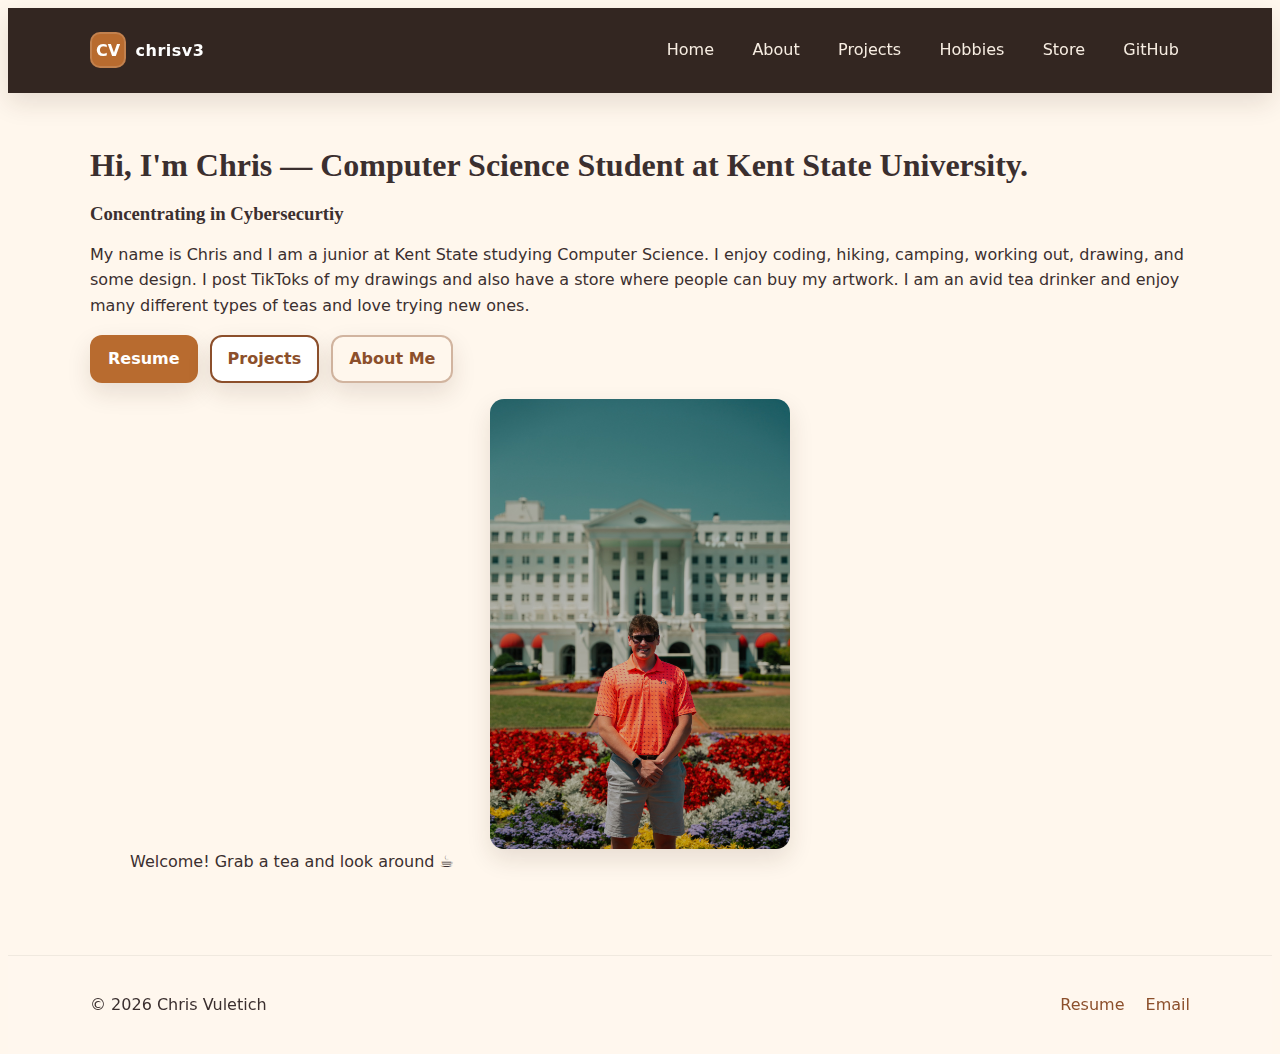
<file: index.html>
<!DOCTYPE html>
<html lang="en">
<head>
  <meta charset="UTF-8">
  <meta name="viewport" content="width=device-width, initial-scale=1.0">
  <title>Chris V — Home</title>
  <link rel="stylesheet" href="css/style.css">
</head>
<body>
  <header class="site-header">
    <div class="container header-inner">
      <a href="index.html" class="brand">
        <span class="brand-mark">CV</span>
        <span class="brand-text">chrisv3</span>
      </a>
      <nav>
        <ul class="nav-list">
          <li><a href="index.html">Home</a></li>
          <li><a href="about.html">About</a></li>
          <li><a href="projects.html">Projects</a></li>
          <li><a href="hobbies.html">Hobbies</a></li>
          <li><a href="store.html">Store</a></li>
          <li><a href="https://github.com/ChrisVul3" target="_blank">GitHub</a></li>
        </ul>
      </nav>
    </div>
  </header>

  <main class="container">
    <section class="hero">
      <h1>Hi, I'm Chris — Computer Science Student at Kent State University.</h1>
      <h3>Concentrating in Cybersecurtiy</h3>
      <p>My name is Chris and I am a junior at Kent State studying Computer Science. I enjoy coding, hiking, camping, working out, drawing, and some design. I post TikToks of my drawings and also have a store where people can buy my artwork. I am an avid tea drinker and enjoy many different types of teas and love trying new ones.</p>
      <div class="hero-actions">
        <a class="btn" href="resume.pdf" target="_blank">Resume</a>
        <a class="btn secondary" href="projects.html">Projects</a>
        <a class="btn ghost" href="about.html">About Me</a>
      </div>
      <figure>
        <img src="img/portrait.jpg" alt="Chris portrait" class="rounded portrait-img">
        <figcaption>Welcome! Grab a tea and look around ☕</figcaption>
      </figure>
    </section>
  </main>

  <footer class="site-footer">
    <div class="container footer-inner">
      <p>© 2026 Chris Vuletich</p>
      <div class="footer-links">
        <a href="resume.pdf" target="_blank">Resume</a>
        <a href="mailto:cvuletic@kent.edu">Email</a>
      </div>
    </div>
  </footer>
</body>
</html>
</file>
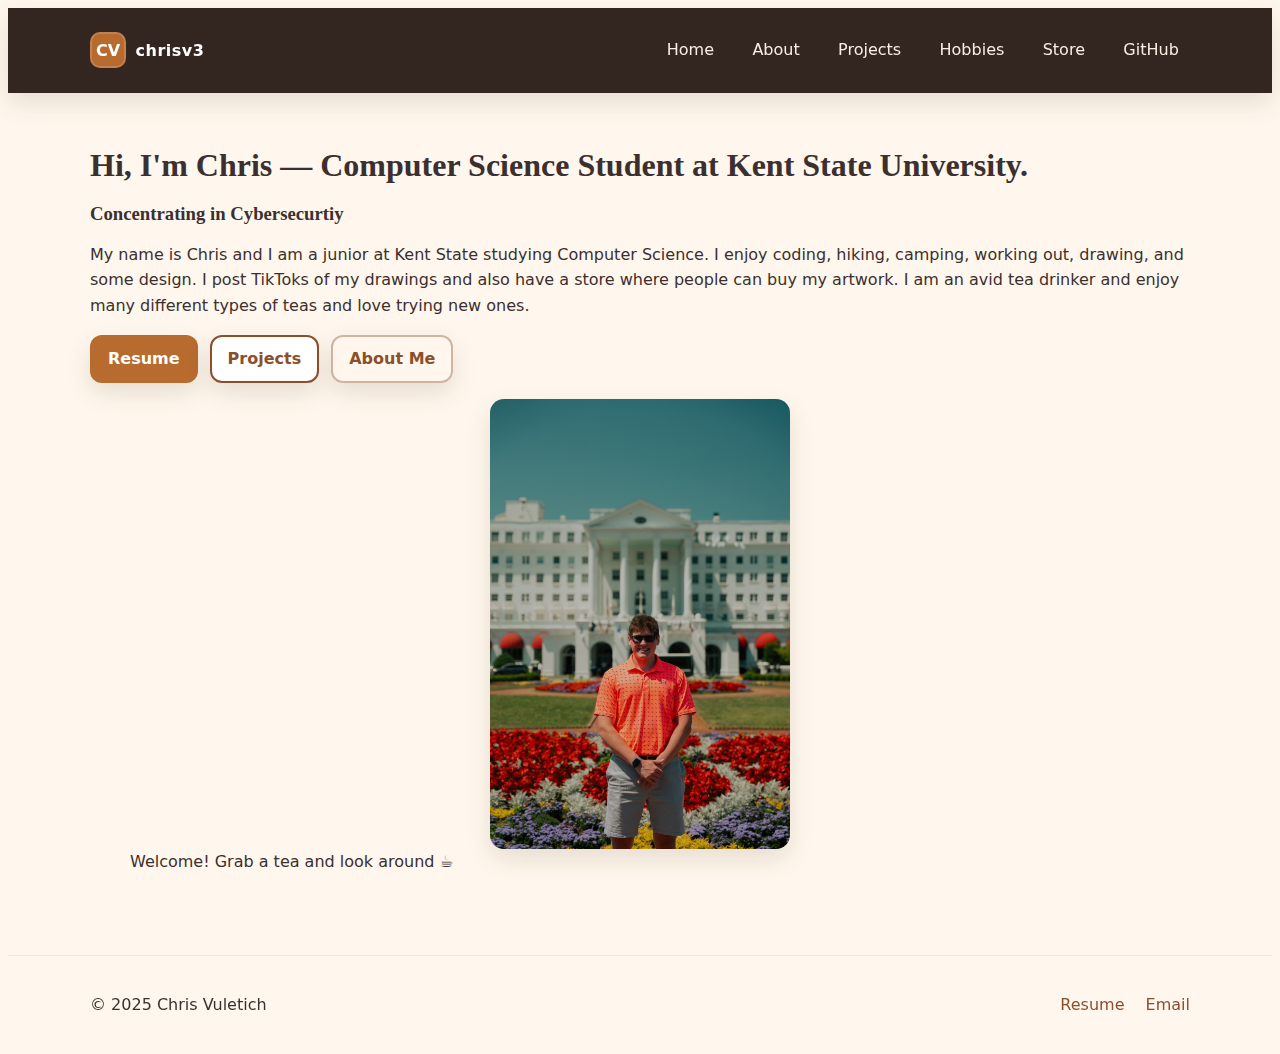
<file: Main Website/index.html>
<!DOCTYPE html>
<html lang="en">
<head>
  <meta charset="UTF-8">
  <meta name="viewport" content="width=device-width, initial-scale=1.0">
  <title>Chris V — Home</title>
  <link rel="stylesheet" href="css/style.css">
</head>
<body>
  <header class="site-header">
    <div class="container header-inner">
      <a href="index.html" class="brand">
        <span class="brand-mark">CV</span>
        <span class="brand-text">chrisv3</span>
      </a>
      <nav>
        <ul class="nav-list">
          <li><a href="index.html">Home</a></li>
          <li><a href="about.html">About</a></li>
          <li><a href="projects.html">Projects</a></li>
          <li><a href="hobbies.html">Hobbies</a></li>
          <li><a href="store.html">Store</a></li>
          <li><a href="https://github.com/ChrisVul3" target="_blank">GitHub</a></li>
        </ul>
      </nav>
    </div>
  </header>

  <main class="container">
    <section class="hero">
      <h1>Hi, I'm Chris — Computer Science Student at Kent State University.</h1>
      <h3>Concentrating in Cybersecurtiy</h3>
      <p>My name is Chris and I am a junior at Kent State studying Computer Science. I enjoy coding, hiking, camping, working out, drawing, and some design. I post TikToks of my drawings and also have a store where people can buy my artwork. I am an avid tea drinker and enjoy many different types of teas and love trying new ones.</p>
      <div class="hero-actions">
        <a class="btn" href="resume.pdf" target="_blank">Resume</a>
        <a class="btn secondary" href="projects.html">Projects</a>
        <a class="btn ghost" href="about.html">About Me</a>
      </div>
      <figure>
        <img src="img/portrait.jpg" alt="Chris portrait" class="rounded portrait-img">
        <figcaption>Welcome! Grab a tea and look around ☕</figcaption>
      </figure>
    </section>
  </main>

  <footer class="site-footer">
    <div class="container footer-inner">
      <p>© 2025 Chris Vuletich</p>
      <div class="footer-links">
        <a href="resume.pdf" target="_blank">Resume</a>
        <a href="mailto:cvuletic@kent.edu">Email</a>
      </div>
    </div>
  </footer>
</body>
</html>
</file>
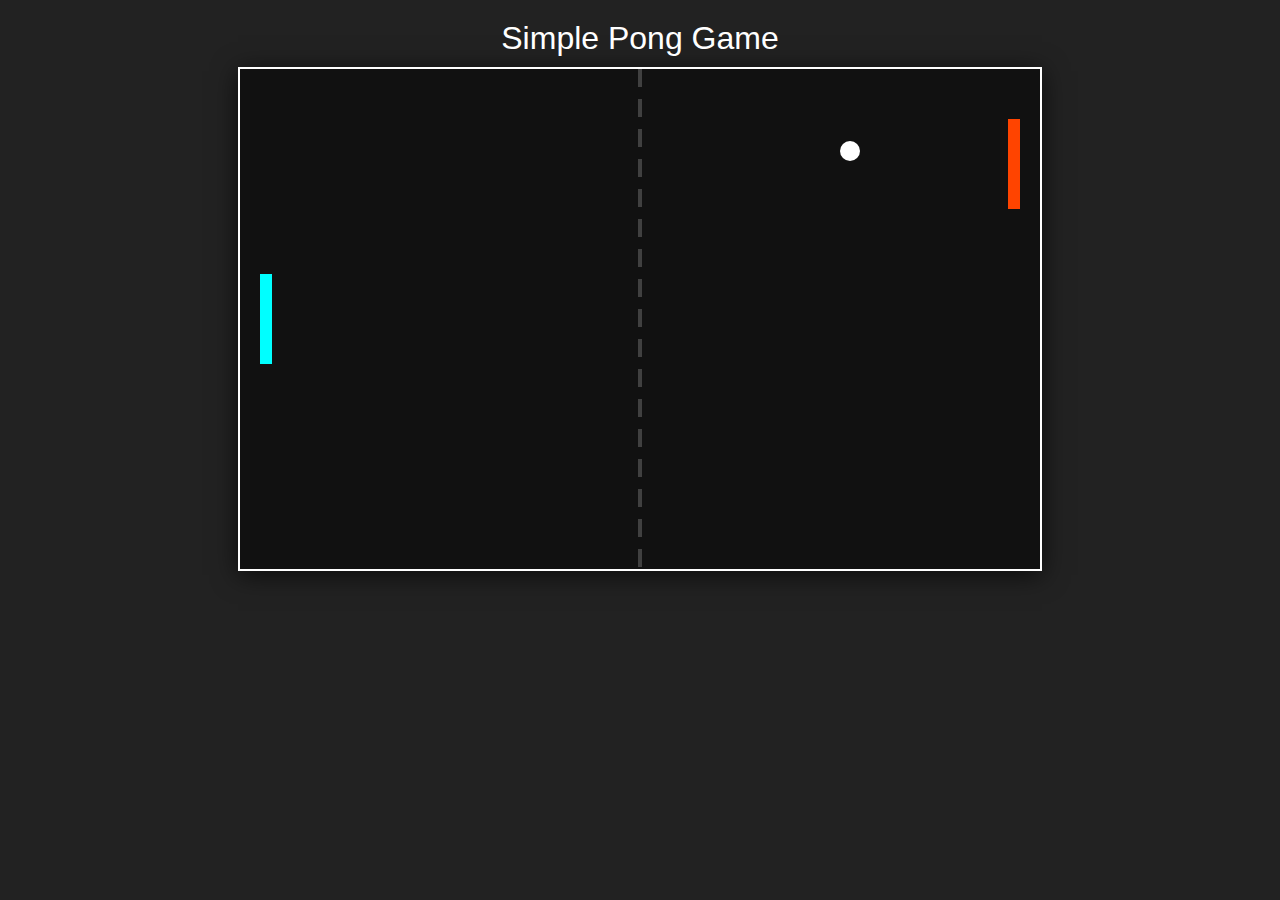
<file: Main Website/pong/index.html>
<!DOCTYPE html>
<html lang="en">
<head>
    <meta charset="UTF-8">
    <title>Pong Game</title>
    <link rel="stylesheet" href="style.css">
</head>
<body>
    <h1>Simple Pong Game</h1>
    <canvas id="pong" width="800" height="500"></canvas>
    <script src="game.js"></script>
</body>
</html>
</file>
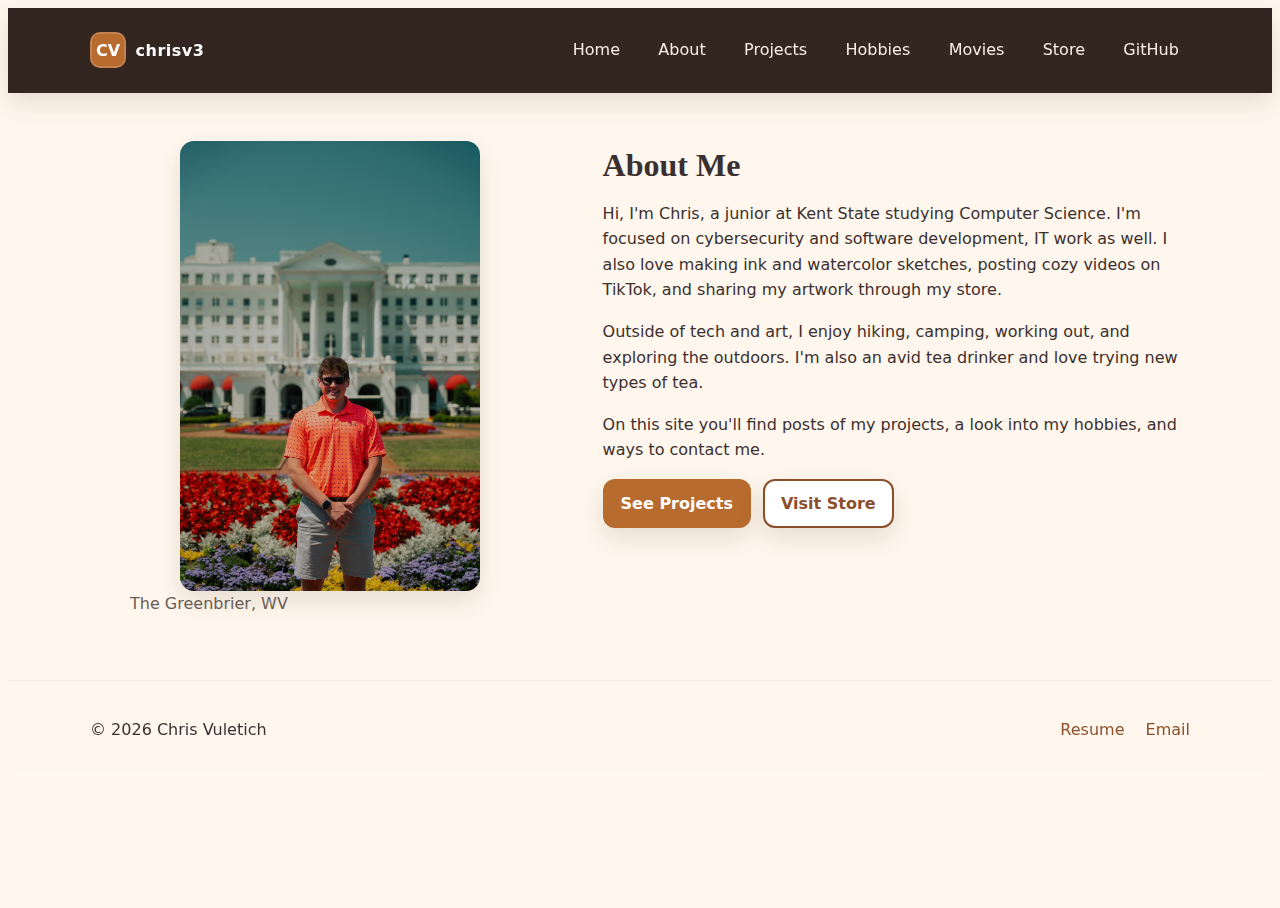
<file: about.html>
<!DOCTYPE html>
<html lang="en">
<head>
  <meta charset="UTF-8">
  <meta name="viewport" content="width=device-width, initial-scale=1.0">
  <title>About — Chris V</title>
  <link rel="stylesheet" href="css/style.css">
</head>
<body>
  <header class="site-header">
    <div class="container header-inner">
      <a href="index.html" class="brand">
        <span class="brand-mark">CV</span>
        <span class="brand-text">chrisv3</span>
      </a>
      <nav>
        <ul class="nav-list">
          <li><a href="index.html">Home</a></li>
          <li><a href="about.html">About</a></li>
          <li><a href="projects.html">Projects</a></li>
          <li><a href="hobbies.html">Hobbies</a></li>
          <li><a href="movies.html">Movies</a></li>
          <li><a href="store.html">Store</a></li>
          <li><a href="https://github.com/ChrisVul3" target="_blank">GitHub</a></li>
        </ul>
      </nav>
    </div>
  </header>

  <main class="container">
    <section class="section">
      <div class="two-col">
        <figure>
          <img src="img/portrait.jpg" alt="Chris portrait" class="rounded portrait-img">
          <figcaption class="muted">The Greenbrier, WV</figcaption>
        </figure>
        <div>
          <h1>About Me</h1>
          <p>Hi, I'm Chris, a junior at Kent State studying Computer Science. I'm focused on cybersecurity and software development, IT work as well. I also love making ink and watercolor sketches, posting cozy videos on TikTok, and sharing my artwork through my store.</p>
          <p>Outside of tech and art, I enjoy hiking, camping, working out, and exploring the outdoors. I'm also an avid tea drinker and love trying new types of tea.</p>
          <p>On this site you'll find posts of my projects, a look into my hobbies, and ways to contact me.</p>
          <div class="stack">
            <a class="btn" href="projects.html">See Projects</a>
            <a class="btn secondary" href="store.html">Visit Store</a>
          </div>
        </div>
      </div>
    </section>
  </main>

  <footer class="site-footer">
    <div class="container footer-inner">
      <p>© 2026 Chris Vuletich</p>
      <div class="footer-links">
        <a href="resume.pdf" target="_blank">Resume</a>
        <a href="mailto:cvuletic@kent.edu">Email</a>
      </div>
    </div>
  </footer>
</body>
</html>
</file>
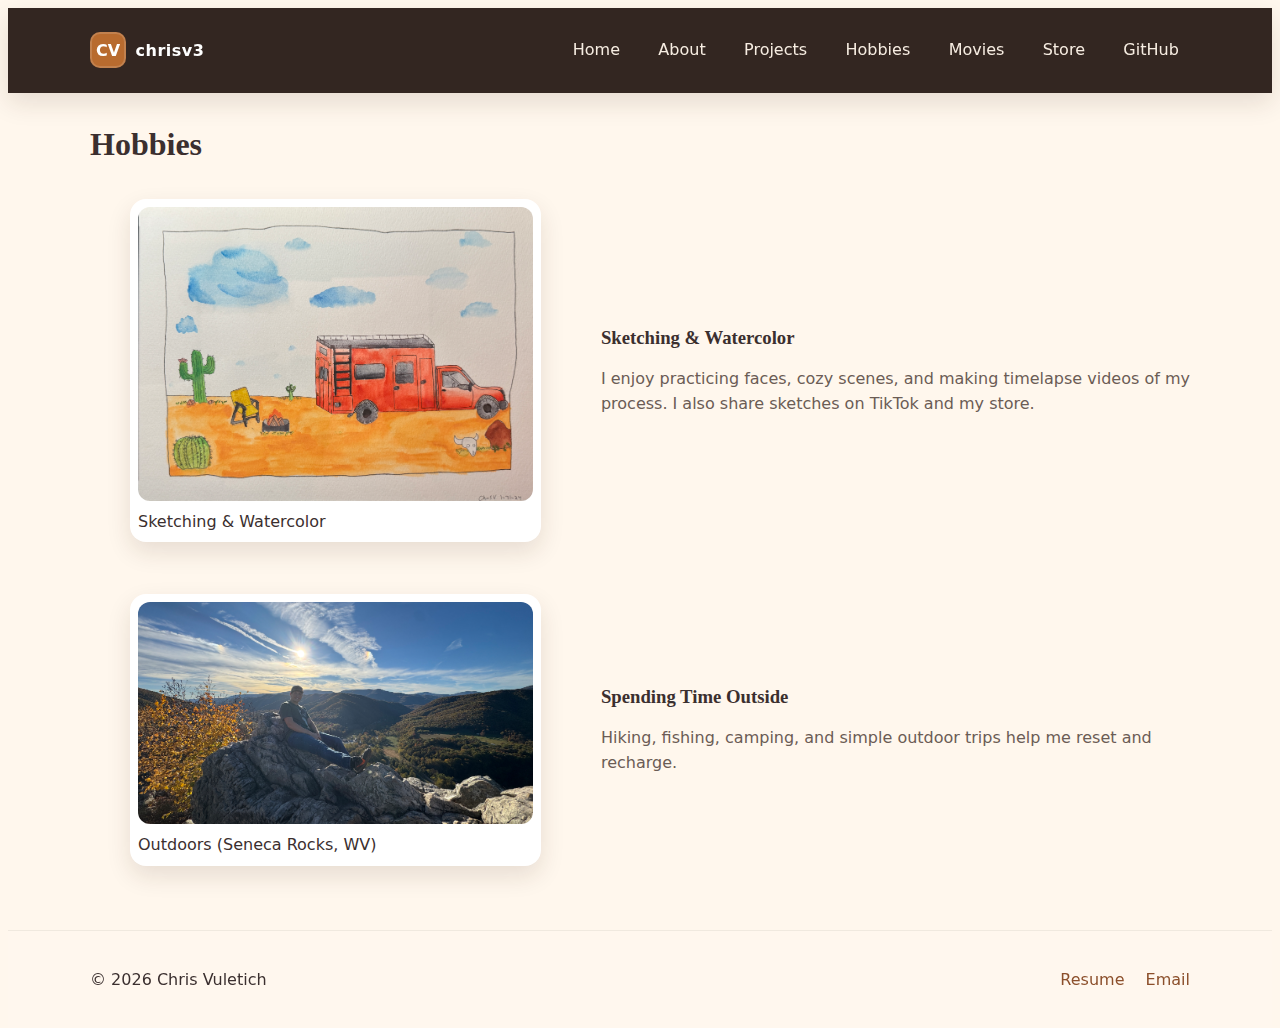
<file: hobbies.html>
<!DOCTYPE html>
<html lang="en">
<head>
  <meta charset="UTF-8">
  <meta name="viewport" content="width=device-width, initial-scale=1.0">
  <title>Hobbies — Chris V</title>
  <link rel="stylesheet" href="css/style.css">
</head>
<body>
  <header class="site-header">
    <div class="container header-inner">
      <a href="index.html" class="brand">
        <span class="brand-mark">CV</span>
        <span class="brand-text">chrisv3</span>
      </a>
      <nav>
        <ul class="nav-list">
          <li><a href="index.html">Home</a></li>
          <li><a href="about.html">About</a></li>
          <li><a href="projects.html">Projects</a></li>
          <li><a href="hobbies.html">Hobbies</a></li>
          <li><a href="movies.html">Movies</a></li>
          <li><a href="store.html">Store</a></li>
          <li><a href="https://github.com/ChrisVul3" target="_blank">GitHub</a></li>
        </ul>
      </nav>
    </div>
  </header>

  <main class="container">
    <section class="section">
      <h1>Hobbies</h1>

      <div class="hobby">
        <figure class="hobby-figure">
          <img src="img/hobby1.jpg" alt="Sketching" />
          <figcaption>Sketching & Watercolor</figcaption>
        </figure>
        <div class="hobby-text">
          <h3>Sketching & Watercolor</h3>
          <p>I enjoy practicing faces, cozy scenes, and making timelapse videos of my process. I also share sketches on TikTok and my store.</p>
        </div>
      </div>

      <div class="hobby">
        <figure class="hobby-figure">
          <img src="img/hobby2.jpg" alt="Outdoors" />
          <figcaption>Outdoors (Seneca Rocks, WV)</figcaption>
        </figure>
        <div class="hobby-text">
          <h3>Spending Time Outside</h3>
          <p>Hiking, fishing, camping, and simple outdoor trips help me reset and recharge.</p>
        </div>
      </div>

    </section>
  </main>

  <footer class="site-footer">
    <div class="container footer-inner">
      <p>© 2026 Chris Vuletich</p>
      <div class="footer-links">
        <a href="resume.pdf" target="_blank">Resume</a>
        <a href="mailto:cvuletic@kent.edu">Email</a>
      </div>
    </div>
  </footer>
</body>
</html>
</file>
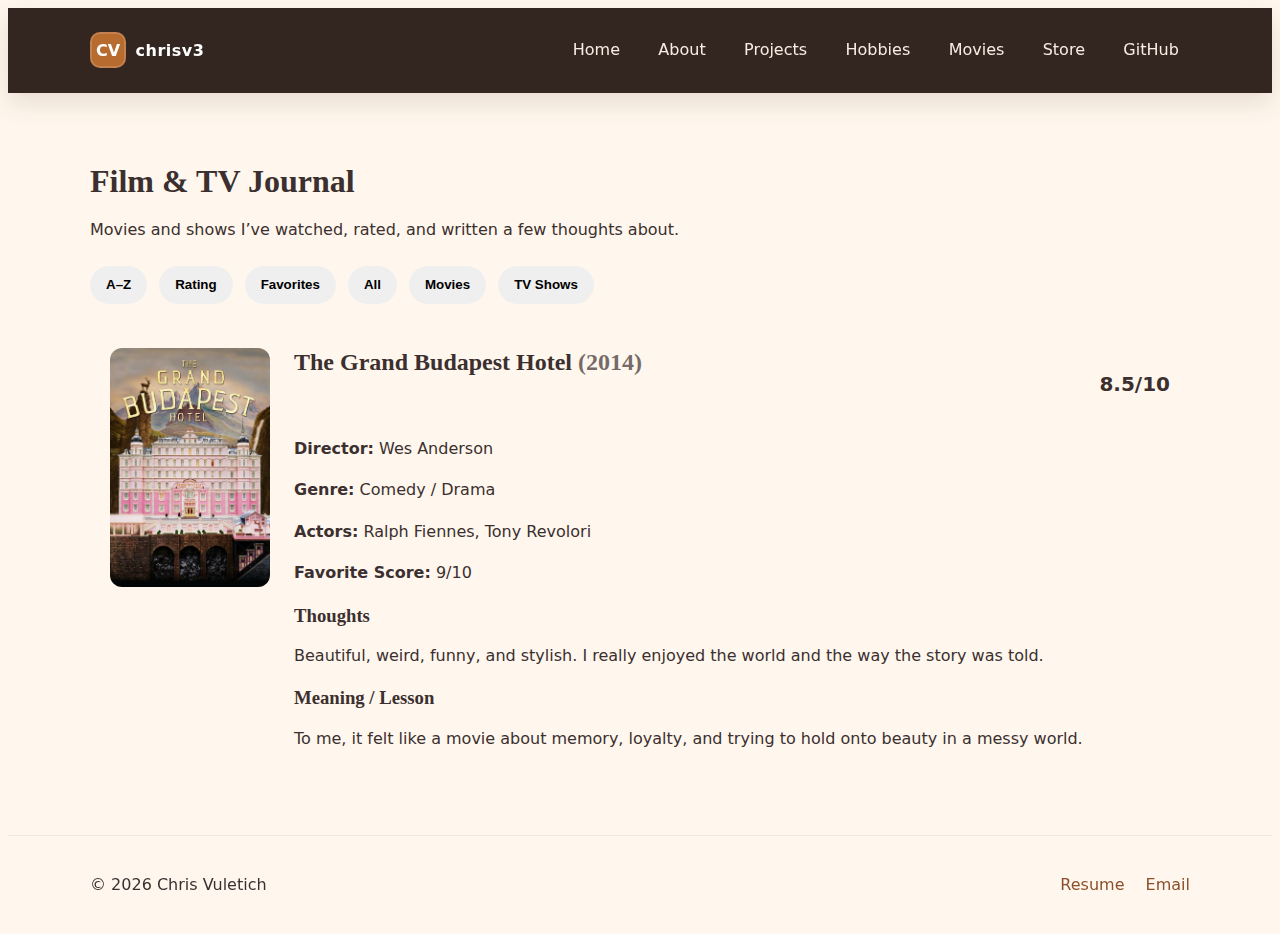
<file: movies.html>
<!DOCTYPE html>
<html lang="en">
<head>
  <meta charset="UTF-8">
  <meta name="viewport" content="width=device-width, initial-scale=1.0">
  <title>Chris V — Movies</title>
  <link rel="stylesheet" href="css/style.css">
  <link rel="stylesheet" href="css/movies.css">
</head>
<body>
  <header class="site-header">
    <div class="container header-inner">
      <a href="index.html" class="brand">
        <span class="brand-mark">CV</span>
        <span class="brand-text">chrisv3</span>
      </a>
      <nav>
        <ul class="nav-list">
          <li><a href="index.html">Home</a></li>
          <li><a href="about.html">About</a></li>
          <li><a href="projects.html">Projects</a></li>
          <li><a href="hobbies.html">Hobbies</a></li>
          <li><a href="movies.html">Movies</a></li>
          <li><a href="store.html">Store</a></li>
          <li><a href="https://github.com/ChrisVul3" target="_blank">GitHub</a></li>
        </ul>
      </nav>
    </div>
  </header>

  <main class="container">
    <section class="movies-hero">
      <h1>Film & TV Journal</h1>
      <p>Movies and shows I’ve watched, rated, and written a few thoughts about.</p>

      <div class="movie-controls">
        <button onclick="sortMovies('title')">A–Z</button>
        <button onclick="sortMovies('rating')">Rating</button>
        <button onclick="sortMovies('favorite')">Favorites</button>
        <button onclick="filterMedia('all')">All</button>
        <button onclick="filterMedia('movie')">Movies</button>
        <button onclick="filterMedia('tv')">TV Shows</button>
      </div>
    </section>

    <section id="movie-list" class="movie-list"></section>
  </main>

  <footer class="site-footer">
    <div class="container footer-inner">
      <p>© 2026 Chris Vuletich</p>
      <div class="footer-links">
        <a href="resume.pdf" target="_blank">Resume</a>
        <a href="mailto:cvuletic@kent.edu">Email</a>
      </div>
    </div>
  </footer>

  <script src="js/movies.js"></script>
</body>
</html>
</file>
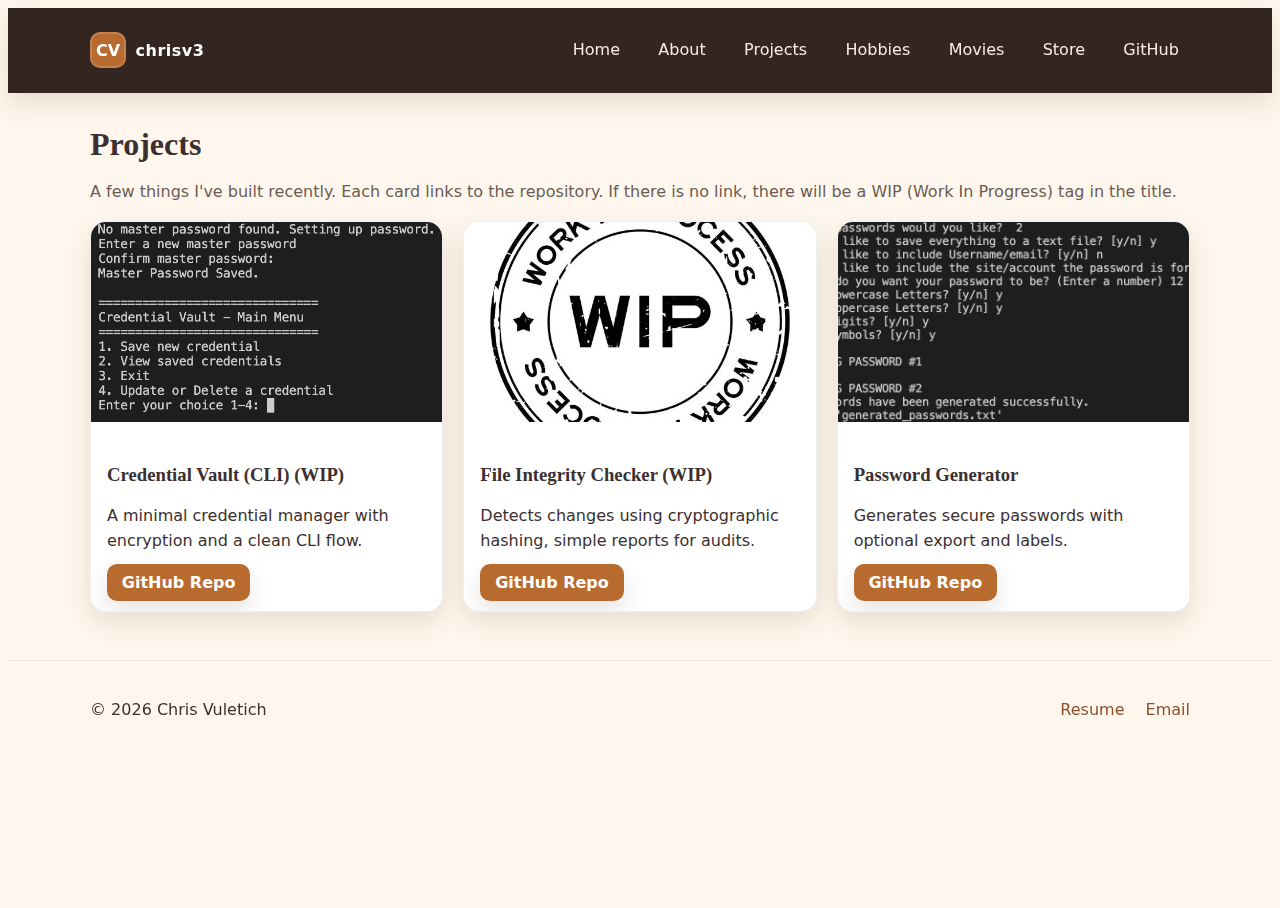
<file: projects.html>
<!DOCTYPE html>
<html lang="en">
<head>
  <meta charset="UTF-8">
  <meta name="viewport" content="width=device-width, initial-scale=1.0">
  <title>Projects — Chris V</title>
  <link rel="stylesheet" href="css/style.css">
</head>
<body>
  <header class="site-header">
    <div class="container header-inner">
      <a href="index.html" class="brand">
        <span class="brand-mark">CV</span>
        <span class="brand-text">chrisv3</span>
      </a>
      <nav>
        <ul class="nav-list">
          <li><a href="index.html">Home</a></li>
          <li><a href="about.html">About</a></li>
          <li><a href="projects.html">Projects</a></li>
          <li><a href="hobbies.html">Hobbies</a></li>
          <li><a href="movies.html">Movies</a></li>
          <li><a href="store.html">Store</a></li>
          <li><a href="https://github.com/ChrisVul3" target="_blank">GitHub</a></li>
        </ul>
      </nav>
    </div>
  </header>

  <main class="container">
    <section class="section">
      <h1>Projects</h1>
      <p class="muted">A few things I've built recently. Each card links to the repository. If there is no link, there will be a WIP (Work In Progress) tag in the title.</p>
      <div class="card-grid">
        <article class="card">
          <img src="img/proj1.png" alt="Project 1 preview">
          <div class="card-body">
            <h3>Credential Vault (CLI) (WIP)</h3>
            <p>A minimal credential manager with encryption and a clean CLI flow.</p>
            <a class="btn small" href="https://github.com/ChrisVul3" target="_blank">GitHub Repo</a>
          </div>
        </article>

        <article class="card">
          <img src="img/proj2.png" alt="Project 2 preview">
          <div class="card-body">
            <h3>File Integrity Checker (WIP)</h3>
            <p>Detects changes using cryptographic hashing, simple reports for audits.</p>
            <a class="btn small" href="https://github.com/ChrisVul3" target="_blank">GitHub Repo</a>
          </div>
        </article>

        <article class="card">
          <img src="img/proj3.png" alt="Project 3 preview">
          <div class="card-body">
            <h3>Password Generator</h3>
            <p>Generates secure passwords with optional export and labels.</p>
            <a class="btn small" href="https://github.com/ChrisVul3/password_maker" target="_blank">GitHub Repo</a>
          </div>
        </article>
      </div>
    </section>
  </main>

  <footer class="site-footer">
    <div class="container footer-inner">
      <p>© 2026 Chris Vuletich</p>
      <div class="footer-links">
        <a href="resume.pdf" target="_blank">Resume</a>
        <a href="mailto:cvuletic@kent.edu">Email</a>
      </div>
    </div>
  </footer>
</body>
</html>
</file>
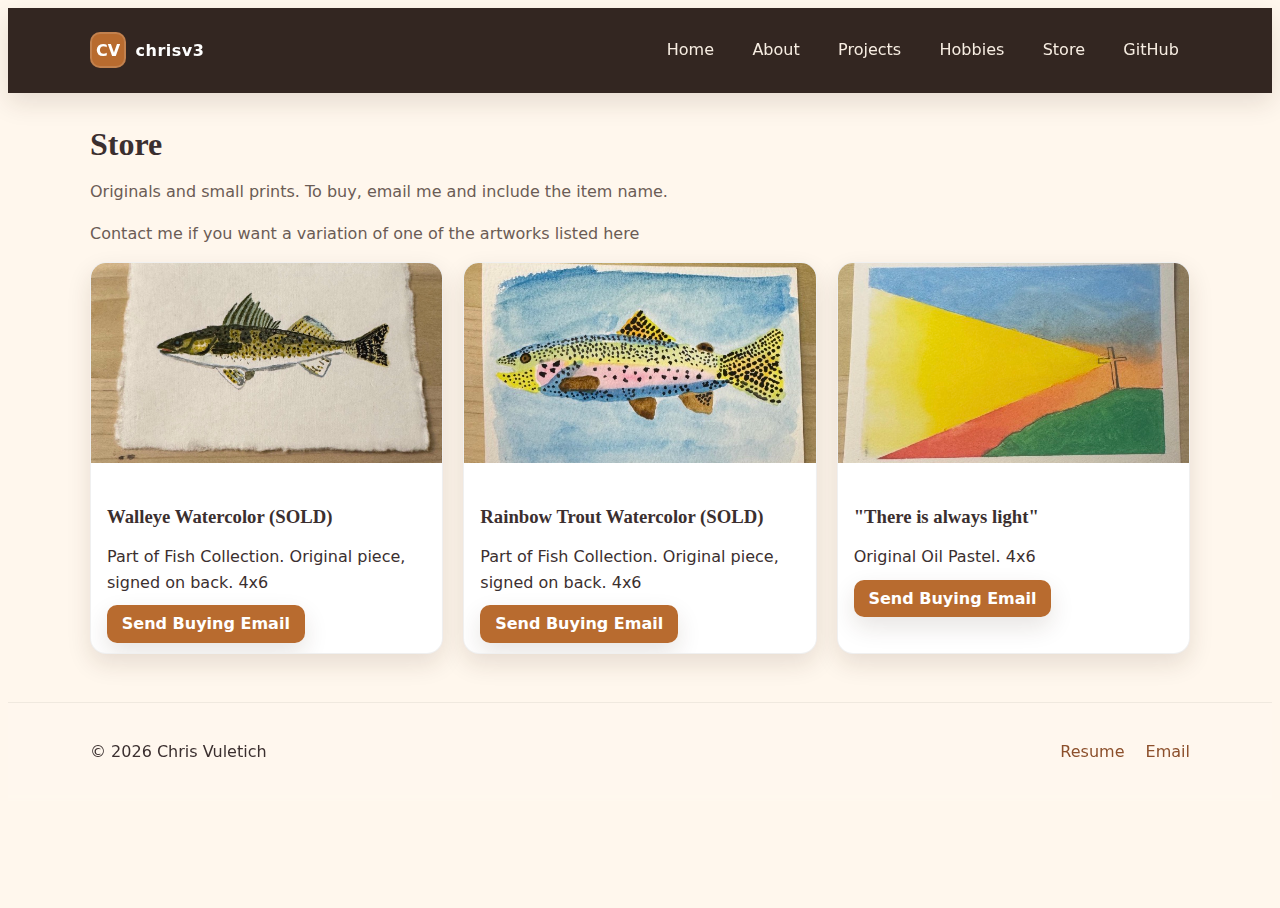
<file: store.html>
<!DOCTYPE html>
<html lang="en">
<head>
  <meta charset="UTF-8">
  <meta name="viewport" content="width=device-width, initial-scale=1.0">
  <title>Store — Chris V</title>
  <link rel="stylesheet" href="css/style.css">
</head>
<body>
  <header class="site-header">
    <div class="container header-inner">
      <a href="index.html" class="brand">
        <span class="brand-mark">CV</span>
        <span class="brand-text">chrisv3</span>
      </a>
      <nav>
        <ul class="nav-list">
          <li><a href="index.html">Home</a></li>
          <li><a href="about.html">About</a></li>
          <li><a href="projects.html">Projects</a></li>
          <li><a href="hobbies.html">Hobbies</a></li>
          <li><a href="store.html">Store</a></li>
          <li><a href="https://github.com/ChrisVul3" target="_blank">GitHub</a></li>
        </ul>
      </nav>
    </div>
  </header>

  <main class="container">
    <section class="section">
      <h1>Store</h1>
      <p class="muted">Originals and small prints. To buy, email me and include the item name.</p>
      <p class="muted">Contact me if you want a variation of one of the artworks listed here</p>

      <div class="card-grid">
        <article class="card">
          <img src="img/item1.jpg" alt="Walleye Watercolor (SOLD)">
          <div class="card-body">
            <h3>Walleye Watercolor (SOLD)</h3>
            <p>Part of Fish Collection. Original piece, signed on back. 4x6</p>
            <a class="btn small" href="mailto:cvuletic@kent.edu?subject=Walleye Watercolor">Send Buying Email</a>
          </div>
        </article>

        <article class="card">
          <img src="img/item2.jpg" alt="Rainbow Trout Watercolor">
          <div class="card-body">
            <h3>Rainbow Trout Watercolor (SOLD)</h3>
            <p>Part of Fish Collection. Original piece, signed on back. 4x6</p>
            <a class="btn small" href="mailto:cvuletic@kent.edu?subject=Rainbow Trout Watercolor">Send Buying Email</a>
          </div>
        </article>

        <article class="card">
          <img src="img/item3.jpg" alt="Original There is always light Oil Pastel 4x6">
          <div class="card-body">
            <h3>"There is always light" </h3>
            <p>Original Oil Pastel. 4x6</p>
            <a class="btn small" href="mailto:cvuletic@kent.edu?subject=There is always light">Send Buying Email</a>
          </div>
        </article>
      </div>

    </section>
  </main>

  <footer class="site-footer">
    <div class="container footer-inner">
      <p>© 2026 Chris Vuletich</p>
      <div class="footer-links">
        <a href="resume.pdf" target="_blank">Resume</a>
        <a href="mailto:cvuletic@kent.edu">Email</a>
      </div>
    </div>
  </footer>
</body>
</html>
</file>
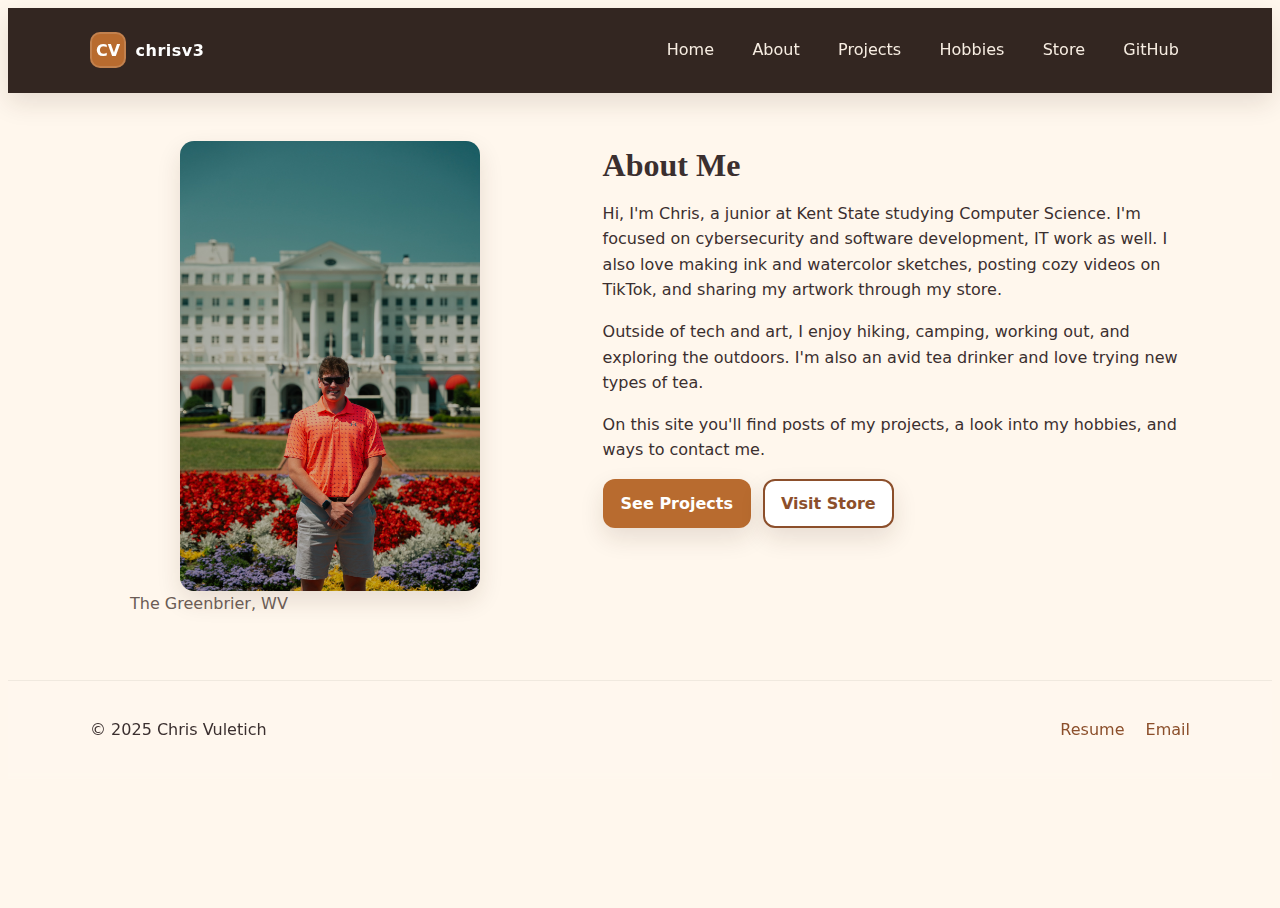
<file: Main Website/about.html>
<!DOCTYPE html>
<html lang="en">
<head>
  <meta charset="UTF-8">
  <meta name="viewport" content="width=device-width, initial-scale=1.0">
  <title>About — Chris V</title>
  <link rel="stylesheet" href="css/style.css">
</head>
<body>
  <header class="site-header">
    <div class="container header-inner">
      <a href="index.html" class="brand">
        <span class="brand-mark">CV</span>
        <span class="brand-text">chrisv3</span>
      </a>
      <nav>
        <ul class="nav-list">
          <li><a href="index.html">Home</a></li>
          <li><a href="about.html">About</a></li>
          <li><a href="projects.html">Projects</a></li>
          <li><a href="hobbies.html">Hobbies</a></li>
          <li><a href="store.html">Store</a></li>
          <li><a href="https://github.com/ChrisVul3" target="_blank">GitHub</a></li>
        </ul>
      </nav>
    </div>
  </header>

  <main class="container">
    <section class="section">
      <div class="two-col">
        <figure>
          <img src="img/portrait.jpg" alt="Chris portrait" class="rounded portrait-img">
          <figcaption class="muted">The Greenbrier, WV</figcaption>
        </figure>
        <div>
          <h1>About Me</h1>
          <p>Hi, I'm Chris, a junior at Kent State studying Computer Science. I'm focused on cybersecurity and software development, IT work as well. I also love making ink and watercolor sketches, posting cozy videos on TikTok, and sharing my artwork through my store.</p>
          <p>Outside of tech and art, I enjoy hiking, camping, working out, and exploring the outdoors. I'm also an avid tea drinker and love trying new types of tea.</p>
          <p>On this site you'll find posts of my projects, a look into my hobbies, and ways to contact me.</p>
          <div class="stack">
            <a class="btn" href="projects.html">See Projects</a>
            <a class="btn secondary" href="store.html">Visit Store</a>
          </div>
        </div>
      </div>
    </section>
  </main>

  <footer class="site-footer">
    <div class="container footer-inner">
      <p>© 2025 Chris Vuletich</p>
      <div class="footer-links">
        <a href="resume.pdf" target="_blank">Resume</a>
        <a href="mailto:cvuletic@kent.edu">Email</a>
      </div>
    </div>
  </footer>
</body>
</html>
</file>
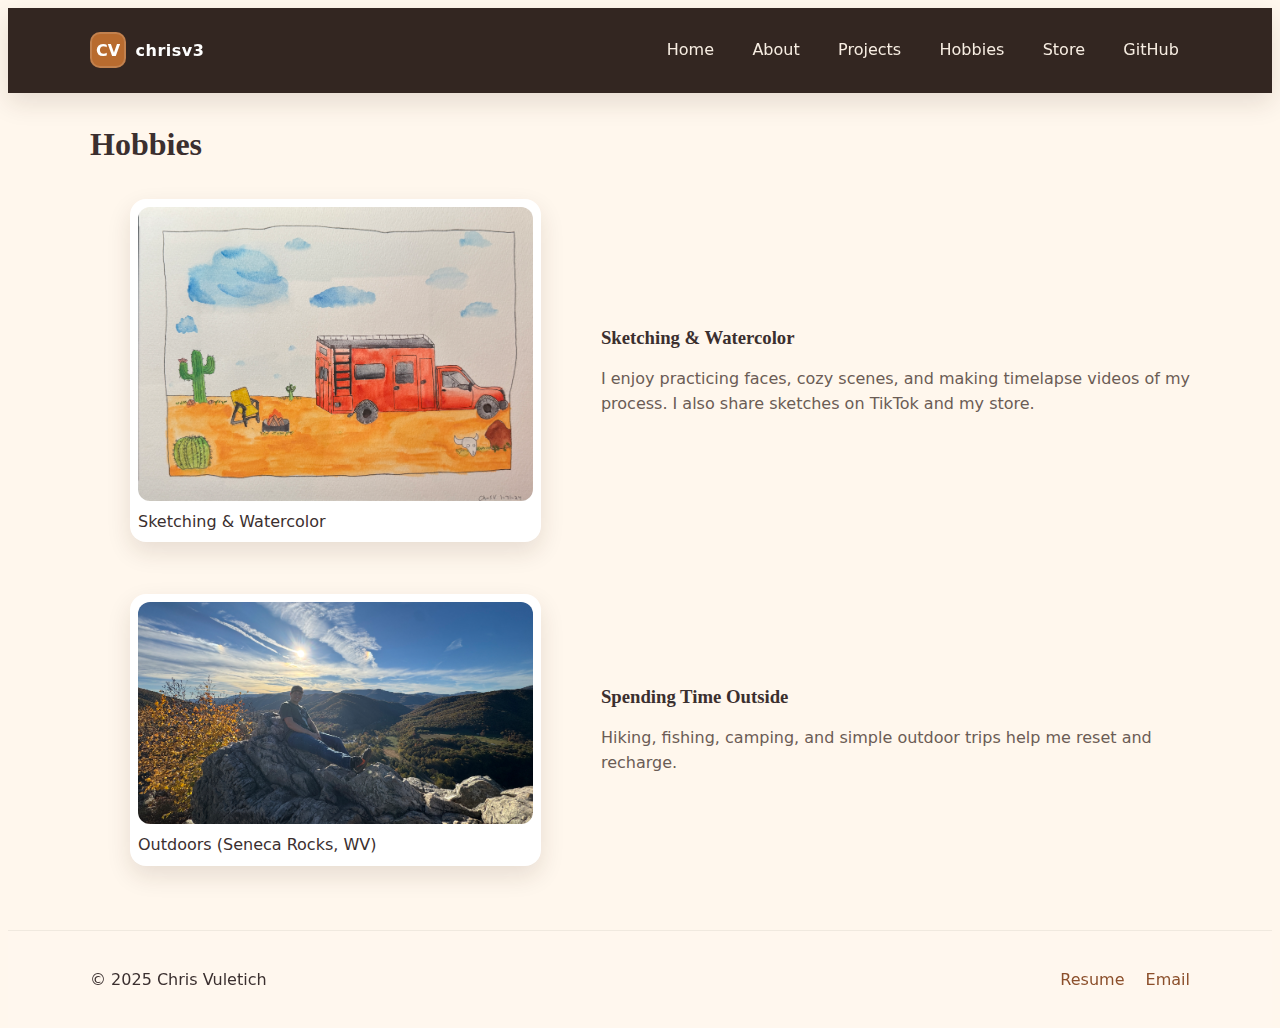
<file: Main Website/hobbies.html>
<!DOCTYPE html>
<html lang="en">
<head>
  <meta charset="UTF-8">
  <meta name="viewport" content="width=device-width, initial-scale=1.0">
  <title>Hobbies — Chris V</title>
  <link rel="stylesheet" href="css/style.css">
</head>
<body>
  <header class="site-header">
    <div class="container header-inner">
      <a href="index.html" class="brand">
        <span class="brand-mark">CV</span>
        <span class="brand-text">chrisv3</span>
      </a>
      <nav>
        <ul class="nav-list">
          <li><a href="index.html">Home</a></li>
          <li><a href="about.html">About</a></li>
          <li><a href="projects.html">Projects</a></li>
          <li><a href="hobbies.html">Hobbies</a></li>
          <li><a href="store.html">Store</a></li>
          <li><a href="https://github.com/ChrisVul3" target="_blank">GitHub</a></li>
        </ul>
      </nav>
    </div>
  </header>

  <main class="container">
    <section class="section">
      <h1>Hobbies</h1>

      <div class="hobby">
        <figure class="hobby-figure">
          <img src="img/hobby1.jpg" alt="Sketching" />
          <figcaption>Sketching & Watercolor</figcaption>
        </figure>
        <div class="hobby-text">
          <h3>Sketching & Watercolor</h3>
          <p>I enjoy practicing faces, cozy scenes, and making timelapse videos of my process. I also share sketches on TikTok and my store.</p>
        </div>
      </div>

      <div class="hobby">
        <figure class="hobby-figure">
          <img src="img/hobby2.jpg" alt="Outdoors" />
          <figcaption>Outdoors (Seneca Rocks, WV)</figcaption>
        </figure>
        <div class="hobby-text">
          <h3>Spending Time Outside</h3>
          <p>Hiking, fishing, camping, and simple outdoor trips help me reset and recharge.</p>
        </div>
      </div>

    </section>
  </main>

  <footer class="site-footer">
    <div class="container footer-inner">
      <p>© 2025 Chris Vuletich</p>
      <div class="footer-links">
        <a href="resume.pdf" target="_blank">Resume</a>
        <a href="mailto:cvuletic@kent.edu">Email</a>
      </div>
    </div>
  </footer>
</body>
</html>
</file>
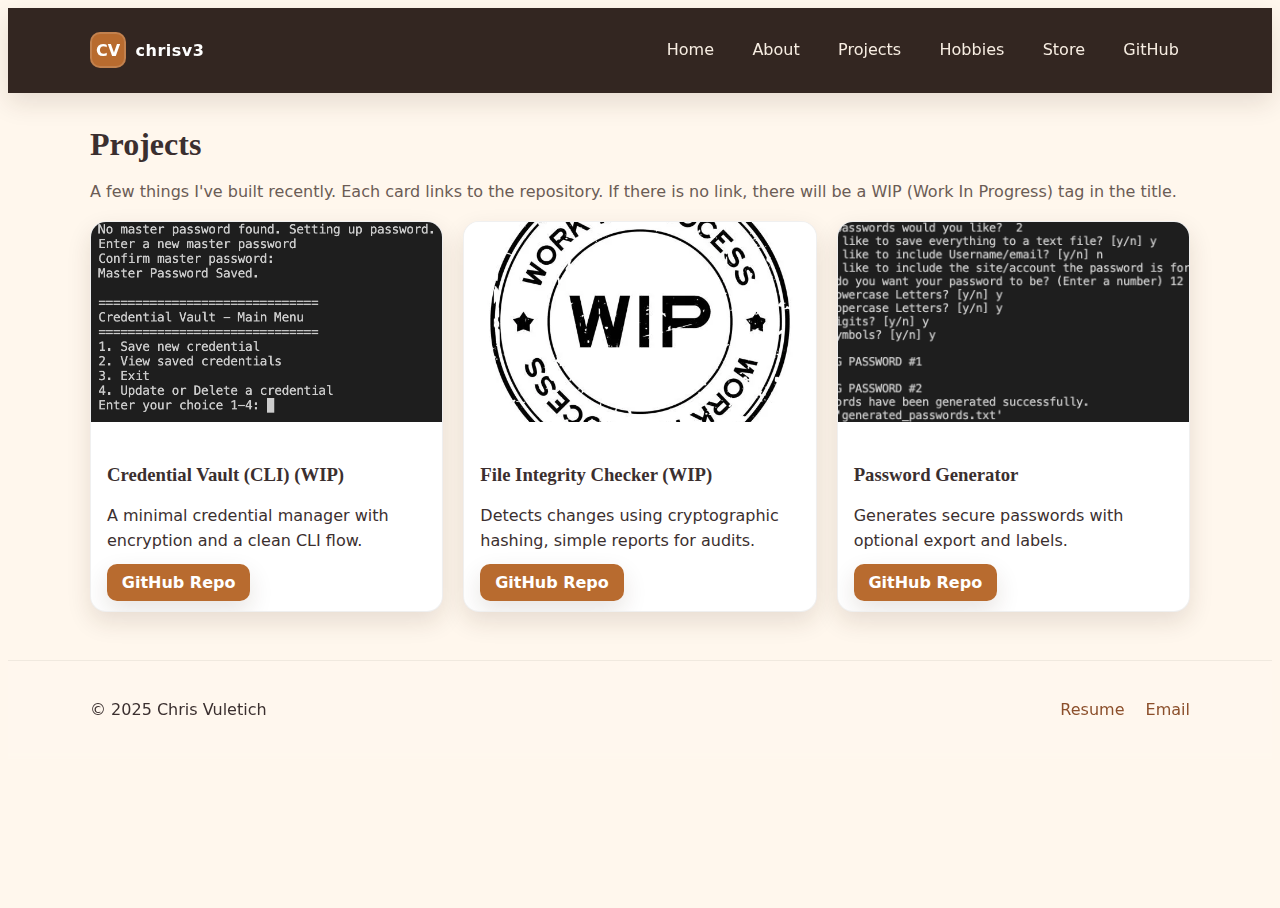
<file: Main Website/projects.html>
<!DOCTYPE html>
<html lang="en">
<head>
  <meta charset="UTF-8">
  <meta name="viewport" content="width=device-width, initial-scale=1.0">
  <title>Projects — Chris V</title>
  <link rel="stylesheet" href="css/style.css">
</head>
<body>
  <header class="site-header">
    <div class="container header-inner">
      <a href="index.html" class="brand">
        <span class="brand-mark">CV</span>
        <span class="brand-text">chrisv3</span>
      </a>
      <nav>
        <ul class="nav-list">
          <li><a href="index.html">Home</a></li>
          <li><a href="about.html">About</a></li>
          <li><a href="projects.html">Projects</a></li>
          <li><a href="hobbies.html">Hobbies</a></li>
          <li><a href="store.html">Store</a></li>
          <li><a href="https://github.com/ChrisVul3" target="_blank">GitHub</a></li>
        </ul>
      </nav>
    </div>
  </header>

  <main class="container">
    <section class="section">
      <h1>Projects</h1>
      <p class="muted">A few things I've built recently. Each card links to the repository. If there is no link, there will be a WIP (Work In Progress) tag in the title.</p>
      <div class="card-grid">
        <article class="card">
          <img src="img/proj1.png" alt="Project 1 preview">
          <div class="card-body">
            <h3>Credential Vault (CLI) (WIP)</h3>
            <p>A minimal credential manager with encryption and a clean CLI flow.</p>
            <a class="btn small" href="https://github.com/ChrisVul3" target="_blank">GitHub Repo</a>
          </div>
        </article>

        <article class="card">
          <img src="img/proj2.png" alt="Project 2 preview">
          <div class="card-body">
            <h3>File Integrity Checker (WIP)</h3>
            <p>Detects changes using cryptographic hashing, simple reports for audits.</p>
            <a class="btn small" href="https://github.com/ChrisVul3" target="_blank">GitHub Repo</a>
          </div>
        </article>

        <article class="card">
          <img src="img/proj3.png" alt="Project 3 preview">
          <div class="card-body">
            <h3>Password Generator</h3>
            <p>Generates secure passwords with optional export and labels.</p>
            <a class="btn small" href="https://github.com/ChrisVul3/password_maker" target="_blank">GitHub Repo</a>
          </div>
        </article>
      </div>
    </section>
  </main>

  <footer class="site-footer">
    <div class="container footer-inner">
      <p>© 2025 Chris Vuletich</p>
      <div class="footer-links">
        <a href="resume.pdf" target="_blank">Resume</a>
        <a href="mailto:cvuletic@kent.edu">Email</a>
      </div>
    </div>
  </footer>
</body>
</html>
</file>
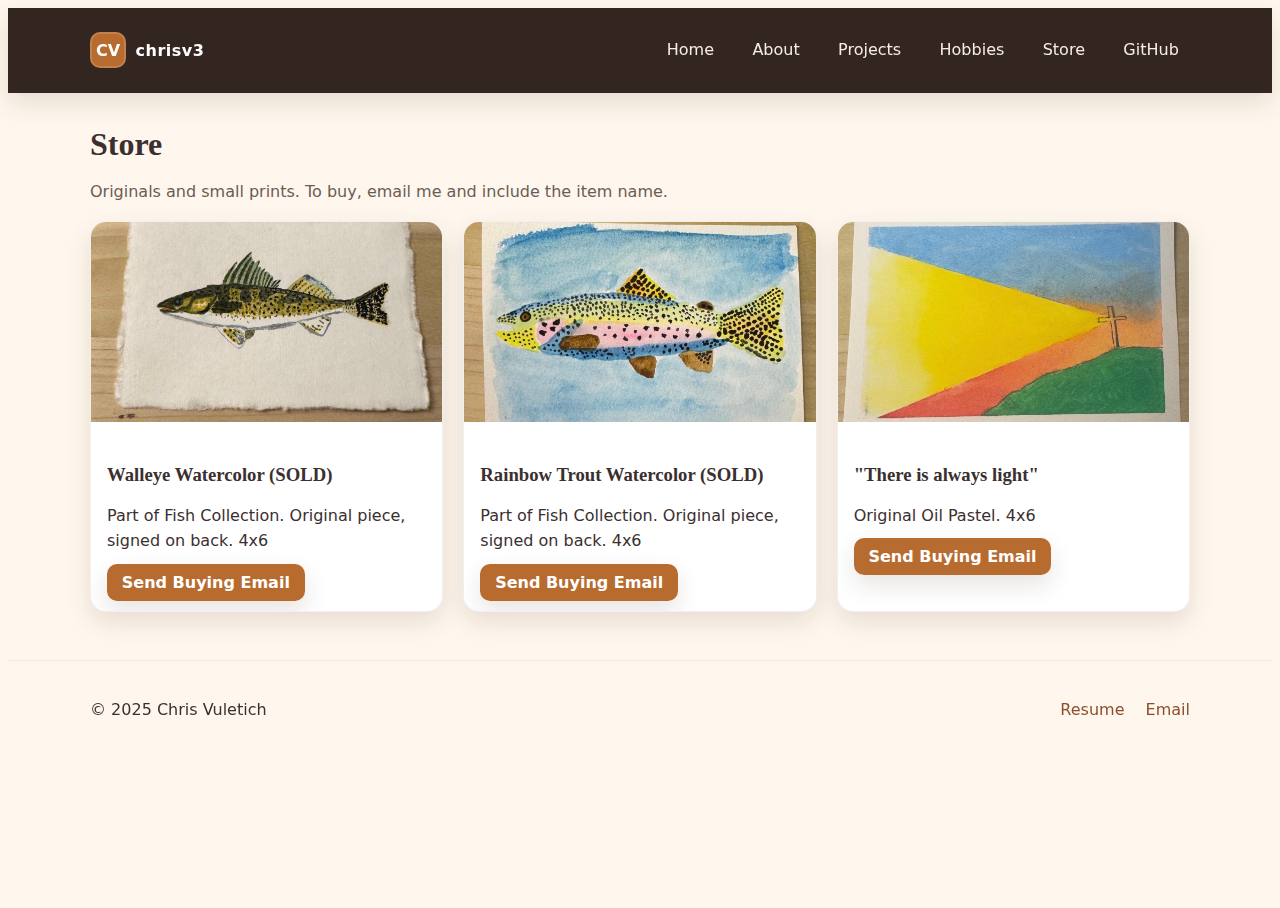
<file: Main Website/store.html>
<!DOCTYPE html>
<html lang="en">
<head>
  <meta charset="UTF-8">
  <meta name="viewport" content="width=device-width, initial-scale=1.0">
  <title>Store — Chris V</title>
  <link rel="stylesheet" href="css/style.css">
</head>
<body>
  <header class="site-header">
    <div class="container header-inner">
      <a href="index.html" class="brand">
        <span class="brand-mark">CV</span>
        <span class="brand-text">chrisv3</span>
      </a>
      <nav>
        <ul class="nav-list">
          <li><a href="index.html">Home</a></li>
          <li><a href="about.html">About</a></li>
          <li><a href="projects.html">Projects</a></li>
          <li><a href="hobbies.html">Hobbies</a></li>
          <li><a href="store.html">Store</a></li>
          <li><a href="https://github.com/ChrisVul3" target="_blank">GitHub</a></li>
        </ul>
      </nav>
    </div>
  </header>

  <main class="container">
    <section class="section">
      <h1>Store</h1>
      <p class="muted">Originals and small prints. To buy, email me and include the item name.</p>

      <div class="card-grid">
        <article class="card">
          <img src="img/item1.jpg" alt="Walleye Watercolor (SOLD)">
          <div class="card-body">
            <h3>Walleye Watercolor (SOLD)</h3>
            <p>Part of Fish Collection. Original piece, signed on back. 4x6</p>
            <a class="btn small" href="mailto:cvuletic@kent.edu?subject=Walleye Watercolor">Send Buying Email</a>
          </div>
        </article>

        <article class="card">
          <img src="img/item2.jpg" alt="Rainbow Trout Watercolor">
          <div class="card-body">
            <h3>Rainbow Trout Watercolor (SOLD)</h3>
            <p>Part of Fish Collection. Original piece, signed on back. 4x6</p>
            <a class="btn small" href="mailto:cvuletic@kent.edu?subject=Rainbow Trout Watercolor">Send Buying Email</a>
          </div>
        </article>

        <article class="card">
          <img src="img/item3.jpg" alt="Original There is always light Oil Pastel 4x6">
          <div class="card-body">
            <h3>"There is always light" </h3>
            <p>Original Oil Pastel. 4x6</p>
            <a class="btn small" href="mailto:cvuletic@kent.edu?subject=There is always light">Send Buying Email</a>
          </div>
        </article>
      </div>

    </section>
  </main>

  <footer class="site-footer">
    <div class="container footer-inner">
      <p>© 2025 Chris Vuletich</p>
      <div class="footer-links">
        <a href="resume.pdf" target="_blank">Resume</a>
        <a href="mailto:cvuletic@kent.edu">Email</a>
      </div>
    </div>
  </footer>
</body>
</html>
</file>
<file: css/style.css>
:root{
  --bg:#FFF7ED;
  --paper:#FFFFFF;
  --ink:#3B2F2F;
  --muted:#6B5C55;
  --accent:#B86B2F;
  --accent-2:#8C4F2B;
  --ring:rgba(184,107,47,.25);
  --shadow: 0 10px 24px rgba(60,35,20,.12);
  --radius:16px;
}

html,body{height:100%}
body{
  background: var(--bg);
  color: var(--ink);
  font-family: Inter, system-ui, -apple-system, Segoe UI, Roboto, Arial, sans-serif;
  -webkit-font-smoothing: antialiased;
  line-height:1.6;
}

h1,h2,h3{
  font-family: Literata, Georgia, 'Times New Roman', serif;
  line-height:1.2;
  margin-bottom:.4rem;
}
.lead{font-size:1.125rem; color:var(--muted); max-width:60ch}

.container{
  width:min(1100px, 92%);
  margin-inline:auto;
}

/* Header / Nav */
.site-header{
  position:sticky; top:0; z-index:10;
  background:linear-gradient(180deg,#332621 0%, #332621 100%);
  color:white; box-shadow: var(--shadow);
}
.header-inner{ display:flex; align-items:center; justify-content:space-between; padding:.85rem 0; }
.brand{ display:flex; align-items:center; gap:.6rem; color:white; text-decoration:none; font-weight:800; }
.brand-mark{ background:var(--accent); color:white; width:36px; height:36px; display:grid; place-items:center; border-radius:10px; box-shadow:inset 0 0 0 2px rgba(255,255,255,.15) }
.brand-text{ letter-spacing:.5px}

.nav-toggle{ display:none; background:transparent; border:2px solid rgba(255,255,255,.25); color:white; padding:.4rem .7rem; border-radius:8px}
.nav-list{ display:flex; gap:1rem; list-style:none}
.nav-list a{ color:#f7ede2; text-decoration:none; padding:.4rem .7rem; border-radius:10px}
.nav-list a:hover, .nav-list a.active{ background:rgba(255,255,255,.12)}

@media (max-width:720px){
  .nav-toggle{ display:inline-block}
  .nav-list{ display:none; flex-direction:column; position:absolute; right:4%; top:58px; background:#332621; padding:.6rem; border-radius:12px; width:clamp(200px, 50vw, 320px)}
  .nav-list.show{ display:flex}
}

/* Footer */
.site-footer{ margin-top:3rem; border-top:1px solid rgba(0,0,0,.06); padding:1.25rem 0; background:#fff7efaa; backdrop-filter: blur(4px); }
.footer-inner{ display:flex; align-items:center; justify-content:space-between; gap:1rem; }
.footer-links a{ color:var(--accent-2); text-decoration:none; margin-left:1rem}
.footer-links a:hover{ text-decoration:underline}

/* Hero */
.hero{ padding:2rem 0 1rem }
.hero-grid{ display:grid; grid-template-columns: 1.1fr .9fr; gap:2rem; align-items:center}
.hero-figure{ background:var(--paper); padding:.75rem; border-radius:var(--radius); box-shadow: var(--shadow); text-align:center}
.hero-figure img{ width:100%; border-radius:12px}
.hero-figure figcaption{ color:var(--muted); margin-top:.5rem}
.hero-actions{ display:flex; gap:.75rem; flex-wrap:wrap; margin-top:1rem}

/* Buttons */
.btn{ background:var(--accent); color:white; padding:.6rem 1rem; border-radius:12px; text-decoration:none; font-weight:700; box-shadow: var(--shadow); border:2px solid transparent }
.btn:hover{ background:var(--accent-2) }
.btn.secondary{ background:#fff; color:var(--accent-2); border-color: var(--accent-2) }
.btn.secondary:hover{ background:#fff3e7 }
.btn.ghost{ background:transparent; color:var(--accent-2); border:2px solid rgba(140,79,43,.4) }
.btn.small{ padding:.45rem .8rem; font-weight:600; border-radius:10px}

/* Sections and layout helpers */
.section{ margin-top:2rem }
.two-col{ display:grid; grid-template-columns: .9fr 1.1fr; gap:2rem; align-items:start}
.rounded{ border-radius:14px; box-shadow: var(--shadow) }
.muted{ color:var(--muted) }
.stack{ display:flex; gap:.75rem; flex-wrap:wrap; margin-top:.75rem }

@media (max-width:900px){
  .hero-grid, .two-col{ grid-template-columns: 1fr }
}

/* Cards */
.card-grid{ display:grid; grid-template-columns: repeat(3, 1fr); gap:1.25rem; margin-top:1rem }
.card{ background: var(--paper); border-radius: var(--radius); box-shadow: var(--shadow); overflow:hidden; border:1px solid rgba(0,0,0,.06) }
.card img{ width:100%; height:200px; object-fit:cover }
.card-body{ padding:1rem }
.card-body h3{ margin-bottom:.35rem }

@media (max-width:960px){
  .card-grid{ grid-template-columns: 1fr 1fr }
}
@media (max-width:640px){
  .card-grid{ grid-template-columns: 1fr }
}

/* Hobby blocks */
.hobby{ display:grid; grid-template-columns: 1fr 1.2fr; gap:1.25rem; margin:1.25rem 0; align-items:center }
.hobby-figure{ background:var(--paper); border-radius:var(--radius); padding:.5rem; box-shadow: var(--shadow) }
.hobby-figure img{ width:100%; border-radius:12px }
.hobby-text p{ color:var(--muted) }

/* Focus ring */
a:focus, button:focus{ outline:3px solid var(--ring); outline-offset:2px }

.portrait-img {
  width: 100%;      
  max-width: 300px;
  height: auto;
  display: block;
  margin: 0 auto;
}
</file>
<file: Main Website/css/style.css>
:root{
  --bg:#FFF7ED;
  --paper:#FFFFFF;
  --ink:#3B2F2F;
  --muted:#6B5C55;
  --accent:#B86B2F;
  --accent-2:#8C4F2B;
  --ring:rgba(184,107,47,.25);
  --shadow: 0 10px 24px rgba(60,35,20,.12);
  --radius:16px;
}

html,body{height:100%}
body{
  background: var(--bg);
  color: var(--ink);
  font-family: Inter, system-ui, -apple-system, Segoe UI, Roboto, Arial, sans-serif;
  -webkit-font-smoothing: antialiased;
  line-height:1.6;
}

h1,h2,h3{
  font-family: Literata, Georgia, 'Times New Roman', serif;
  line-height:1.2;
  margin-bottom:.4rem;
}
.lead{font-size:1.125rem; color:var(--muted); max-width:60ch}

.container{
  width:min(1100px, 92%);
  margin-inline:auto;
}

/* Header / Nav */
.site-header{
  position:sticky; top:0; z-index:10;
  background:linear-gradient(180deg,#332621 0%, #332621 100%);
  color:white; box-shadow: var(--shadow);
}
.header-inner{ display:flex; align-items:center; justify-content:space-between; padding:.85rem 0; }
.brand{ display:flex; align-items:center; gap:.6rem; color:white; text-decoration:none; font-weight:800; }
.brand-mark{ background:var(--accent); color:white; width:36px; height:36px; display:grid; place-items:center; border-radius:10px; box-shadow:inset 0 0 0 2px rgba(255,255,255,.15) }
.brand-text{ letter-spacing:.5px}

.nav-toggle{ display:none; background:transparent; border:2px solid rgba(255,255,255,.25); color:white; padding:.4rem .7rem; border-radius:8px}
.nav-list{ display:flex; gap:1rem; list-style:none}
.nav-list a{ color:#f7ede2; text-decoration:none; padding:.4rem .7rem; border-radius:10px}
.nav-list a:hover, .nav-list a.active{ background:rgba(255,255,255,.12)}

@media (max-width:720px){
  .nav-toggle{ display:inline-block}
  .nav-list{ display:none; flex-direction:column; position:absolute; right:4%; top:58px; background:#332621; padding:.6rem; border-radius:12px; width:clamp(200px, 50vw, 320px)}
  .nav-list.show{ display:flex}
}

/* Footer */
.site-footer{ margin-top:3rem; border-top:1px solid rgba(0,0,0,.06); padding:1.25rem 0; background:#fff7efaa; backdrop-filter: blur(4px); }
.footer-inner{ display:flex; align-items:center; justify-content:space-between; gap:1rem; }
.footer-links a{ color:var(--accent-2); text-decoration:none; margin-left:1rem}
.footer-links a:hover{ text-decoration:underline}

/* Hero */
.hero{ padding:2rem 0 1rem }
.hero-grid{ display:grid; grid-template-columns: 1.1fr .9fr; gap:2rem; align-items:center}
.hero-figure{ background:var(--paper); padding:.75rem; border-radius:var(--radius); box-shadow: var(--shadow); text-align:center}
.hero-figure img{ width:100%; border-radius:12px}
.hero-figure figcaption{ color:var(--muted); margin-top:.5rem}
.hero-actions{ display:flex; gap:.75rem; flex-wrap:wrap; margin-top:1rem}

/* Buttons */
.btn{ background:var(--accent); color:white; padding:.6rem 1rem; border-radius:12px; text-decoration:none; font-weight:700; box-shadow: var(--shadow); border:2px solid transparent }
.btn:hover{ background:var(--accent-2) }
.btn.secondary{ background:#fff; color:var(--accent-2); border-color: var(--accent-2) }
.btn.secondary:hover{ background:#fff3e7 }
.btn.ghost{ background:transparent; color:var(--accent-2); border:2px solid rgba(140,79,43,.4) }
.btn.small{ padding:.45rem .8rem; font-weight:600; border-radius:10px}

/* Sections and layout helpers */
.section{ margin-top:2rem }
.two-col{ display:grid; grid-template-columns: .9fr 1.1fr; gap:2rem; align-items:start}
.rounded{ border-radius:14px; box-shadow: var(--shadow) }
.muted{ color:var(--muted) }
.stack{ display:flex; gap:.75rem; flex-wrap:wrap; margin-top:.75rem }

@media (max-width:900px){
  .hero-grid, .two-col{ grid-template-columns: 1fr }
}

/* Cards */
.card-grid{ display:grid; grid-template-columns: repeat(3, 1fr); gap:1.25rem; margin-top:1rem }
.card{ background: var(--paper); border-radius: var(--radius); box-shadow: var(--shadow); overflow:hidden; border:1px solid rgba(0,0,0,.06) }
.card img{ width:100%; height:200px; object-fit:cover }
.card-body{ padding:1rem }
.card-body h3{ margin-bottom:.35rem }

@media (max-width:960px){
  .card-grid{ grid-template-columns: 1fr 1fr }
}
@media (max-width:640px){
  .card-grid{ grid-template-columns: 1fr }
}

/* Hobby blocks */
.hobby{ display:grid; grid-template-columns: 1fr 1.2fr; gap:1.25rem; margin:1.25rem 0; align-items:center }
.hobby-figure{ background:var(--paper); border-radius:var(--radius); padding:.5rem; box-shadow: var(--shadow) }
.hobby-figure img{ width:100%; border-radius:12px }
.hobby-text p{ color:var(--muted) }

/* Focus ring */
a:focus, button:focus{ outline:3px solid var(--ring); outline-offset:2px }

.portrait-img {
  width: 100%;      
  max-width: 300px;
  height: auto;
  display: block;
  margin: 0 auto;
}
</file>
<file: Main Website/pong/style.css>
body {
    background: #222;
    color: #fff;
    font-family: Arial, sans-serif;
    text-align: center;
    margin: 0;
    padding: 0;
}

h1 {
    margin-top: 20px;
    margin-bottom: 10px;
    font-weight: normal;
}

#pong {
    background: #111;
    display: block;
    margin: 0 auto;
    border: 2px solid #fff;
    box-shadow: 0 4px 24px #000a;
}
</file>
<file: css/movies.css>
.movies-hero {
  padding: 3rem 0 1.5rem;
}

.movies-hero h1 {
  margin-bottom: 0.5rem;
}

.movie-controls {
  display: flex;
  gap: 0.75rem;
  flex-wrap: wrap;
  margin-top: 1.5rem;
}

.movie-controls button {
  cursor: pointer;
  border: none;
  padding: 0.7rem 1rem;
  border-radius: 999px;
  font-weight: 700;
}

.movie-list {
  display: grid;
  gap: 1.5rem;
  margin-bottom: 3rem;
}

.movie-card {
  display: grid;
  grid-template-columns: 160px 1fr;
  gap: 1.5rem;
  padding: 1.25rem;
  border-radius: 1rem;
  background: rgba(255, 255, 255, 0.06);
}

.movie-poster {
  width: 100%;
  border-radius: 0.75rem;
  object-fit: cover;
}

.movie-title-row {
  display: flex;
  justify-content: space-between;
  gap: 1rem;
  align-items: start;
}

.movie-title-row h2 {
  margin: 0;
}

.movie-title-row span {
  opacity: 0.7;
}

.movie-rating {
  font-size: 1.25rem;
  font-weight: 800;
  white-space: nowrap;
}

.movie-info h3 {
  margin-bottom: 0.25rem;
}

@media (max-width: 700px) {
  .movie-card {
    grid-template-columns: 1fr;
  }

  .movie-poster {
    max-width: 220px;
  }

  .movie-title-row {
    flex-direction: column;
  }
}
</file>
